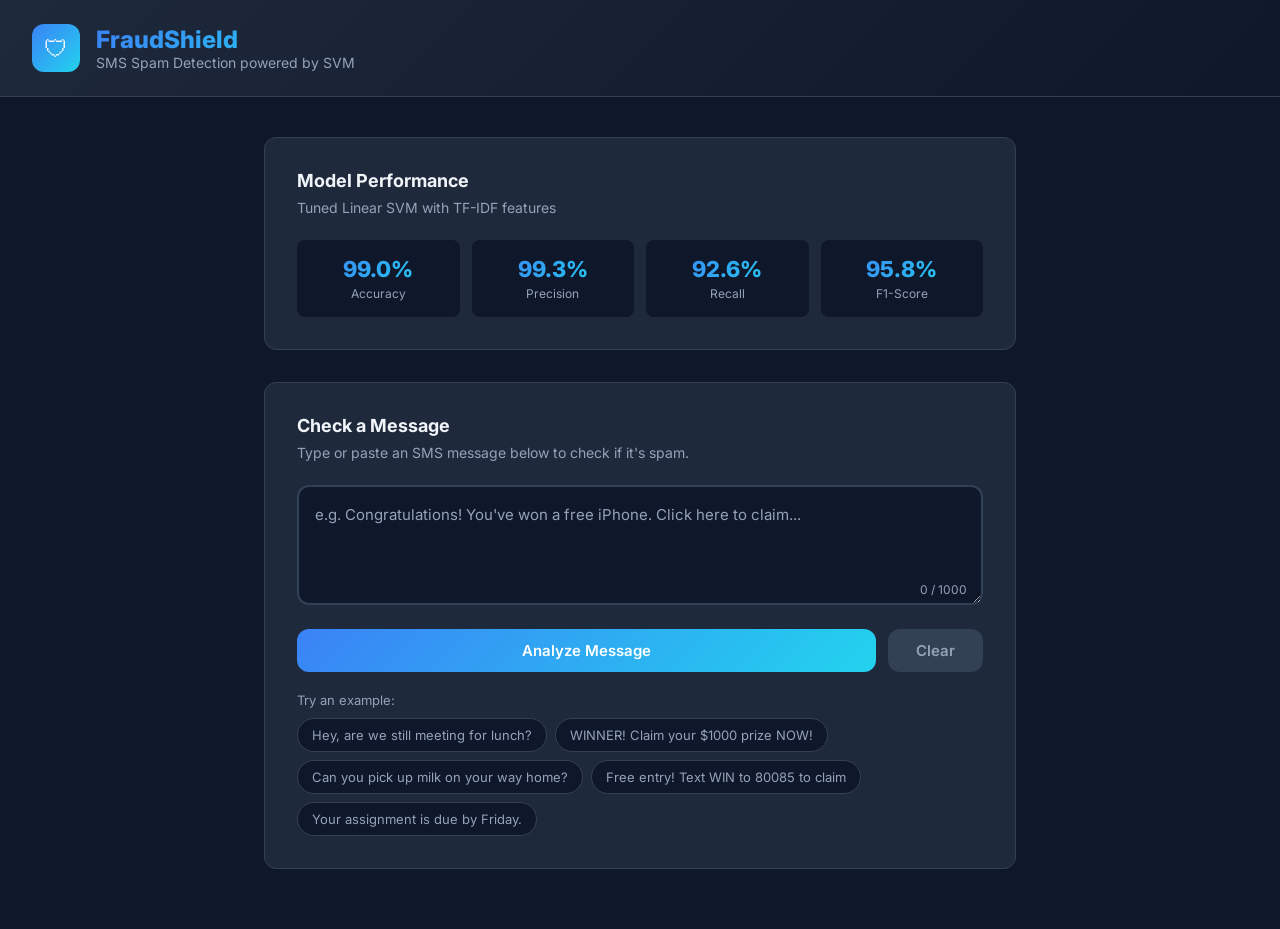
<file: templates/index.html>
<!DOCTYPE html>
<html lang="en">
<head>
    <meta charset="UTF-8">
    <meta name="viewport" content="width=device-width, initial-scale=1.0">
    <title>FraudShield - SMS Spam Detector</title>
    <link rel="preconnect" href="https://fonts.googleapis.com">
    <link href="https://fonts.googleapis.com/css2?family=Inter:wght@400;500;600;700;800&display=swap" rel="stylesheet">
    <style>
        /* ── Reset & Base ─────────────────────────────────────────── */
        *, *::before, *::after { box-sizing: border-box; margin: 0; padding: 0; }

        :root {
            --bg:        #0f172a;
            --surface:   #1e293b;
            --surface-2: #334155;
            --border:    #475569;
            --text:      #f1f5f9;
            --text-dim:  #94a3b8;
            --accent:    #3b82f6;
            --accent-g:  #22d3ee;
            --ham:       #10b981;
            --ham-bg:    #064e3b;
            --spam:      #ef4444;
            --spam-bg:   #7f1d1d;
            --radius:    12px;
        }

        body {
            font-family: 'Inter', system-ui, -apple-system, sans-serif;
            background: var(--bg);
            color: var(--text);
            min-height: 100vh;
            display: flex;
            flex-direction: column;
            align-items: center;
        }

        /* ── Header ───────────────────────────────────────────────── */
        .header {
            width: 100%;
            padding: 24px 32px;
            background: linear-gradient(135deg, #1e293b 0%, #0f172a 100%);
            border-bottom: 1px solid var(--surface-2);
            display: flex;
            align-items: center;
            gap: 16px;
        }
        .header .shield-icon {
            width: 48px; height: 48px;
            background: linear-gradient(135deg, var(--accent), var(--accent-g));
            border-radius: 12px;
            display: flex; align-items: center; justify-content: center;
            font-size: 24px;
        }
        .header h1 {
            font-size: 24px; font-weight: 800;
            background: linear-gradient(135deg, var(--accent), var(--accent-g));
            -webkit-background-clip: text; -webkit-text-fill-color: transparent;
            background-clip: text;
        }
        .header p { color: var(--text-dim); font-size: 14px; }

        /* ── Main Container ───────────────────────────────────────── */
        .container {
            width: 100%;
            max-width: 800px;
            padding: 40px 24px 60px;
            display: flex;
            flex-direction: column;
            gap: 32px;
        }

        /* ── Card ─────────────────────────────────────────────────── */
        .card {
            background: var(--surface);
            border: 1px solid var(--surface-2);
            border-radius: var(--radius);
            padding: 32px;
        }
        .card h2 {
            font-size: 18px; font-weight: 700;
            margin-bottom: 8px;
        }
        .card .subtitle {
            font-size: 14px; color: var(--text-dim);
            margin-bottom: 24px;
        }

        /* ── Textarea ─────────────────────────────────────────────── */
        .input-group { position: relative; }
        textarea {
            width: 100%;
            min-height: 120px;
            padding: 16px;
            background: var(--bg);
            border: 2px solid var(--surface-2);
            border-radius: var(--radius);
            color: var(--text);
            font-family: inherit;
            font-size: 15px;
            line-height: 1.6;
            resize: vertical;
            transition: border-color 0.2s;
        }
        textarea:focus {
            outline: none;
            border-color: var(--accent);
        }
        textarea::placeholder { color: var(--text-dim); }

        .char-count {
            position: absolute;
            bottom: 12px; right: 16px;
            font-size: 12px; color: var(--text-dim);
        }

        /* ── Button ───────────────────────────────────────────────── */
        .btn-row {
            display: flex; gap: 12px;
            margin-top: 20px;
        }
        .btn {
            padding: 12px 28px;
            border: none;
            border-radius: var(--radius);
            font-family: inherit;
            font-size: 15px;
            font-weight: 600;
            cursor: pointer;
            transition: all 0.2s;
        }
        .btn-primary {
            background: linear-gradient(135deg, var(--accent), var(--accent-g));
            color: #fff;
            flex: 1;
        }
        .btn-primary:hover { opacity: 0.9; transform: translateY(-1px); }
        .btn-primary:active { transform: translateY(0); }
        .btn-primary:disabled {
            opacity: 0.5; cursor: not-allowed; transform: none;
        }
        .btn-secondary {
            background: var(--surface-2);
            color: var(--text-dim);
        }
        .btn-secondary:hover { background: var(--border); color: var(--text); }

        /* ── Spinner ──────────────────────────────────────────────── */
        .spinner {
            display: inline-block;
            width: 18px; height: 18px;
            border: 3px solid rgba(255,255,255,0.3);
            border-top-color: #fff;
            border-radius: 50%;
            animation: spin 0.6s linear infinite;
            vertical-align: middle;
            margin-right: 8px;
        }
        @keyframes spin { to { transform: rotate(360deg); } }

        /* ── Result Card ──────────────────────────────────────────── */
        .result-card {
            display: none;
            border-radius: var(--radius);
            padding: 28px 32px;
            animation: fadeSlideIn 0.4s ease-out;
        }
        .result-card.ham  { background: var(--ham-bg);  border: 2px solid var(--ham);  }
        .result-card.spam { background: var(--spam-bg); border: 2px solid var(--spam); }

        @keyframes fadeSlideIn {
            from { opacity: 0; transform: translateY(12px); }
            to   { opacity: 1; transform: translateY(0); }
        }

        .result-header {
            display: flex; align-items: center; gap: 14px;
            margin-bottom: 16px;
        }
        .result-badge {
            font-size: 32px; font-weight: 800;
            letter-spacing: 2px;
        }
        .result-badge.ham  { color: var(--ham);  }
        .result-badge.spam { color: var(--spam); }

        .result-icon {
            width: 52px; height: 52px;
            border-radius: 50%;
            display: flex; align-items: center; justify-content: center;
            font-size: 26px;
        }
        .result-icon.ham  { background: rgba(16,185,129,0.2); }
        .result-icon.spam { background: rgba(239,68,68,0.2); }

        .result-details {
            margin-top: 14px;
            padding-top: 14px;
            border-top: 1px solid rgba(255,255,255,0.1);
            font-size: 13px;
            color: var(--text-dim);
            line-height: 1.8;
        }
        .result-details strong { color: var(--text); font-weight: 600; }

        /* ── Example Chips ────────────────────────────────────────── */
        .examples-label { font-size: 13px; color: var(--text-dim); margin-bottom: 10px; }
        .chips {
            display: flex; flex-wrap: wrap; gap: 8px;
        }
        .chip {
            padding: 8px 14px;
            background: var(--bg);
            border: 1px solid var(--surface-2);
            border-radius: 999px;
            font-size: 13px;
            color: var(--text-dim);
            cursor: pointer;
            transition: all 0.2s;
            max-width: 100%;
            white-space: nowrap;
            overflow: hidden;
            text-overflow: ellipsis;
        }
        .chip:hover {
            border-color: var(--accent);
            color: var(--text);
            background: var(--surface-2);
        }

        /* ── History ──────────────────────────────────────────────── */
        .history-card { display: none; }
        .history-card h2 { margin-bottom: 16px; }
        .history-list { display: flex; flex-direction: column; gap: 8px; }

        .history-item {
            display: flex; align-items: center; gap: 12px;
            padding: 12px 16px;
            background: var(--bg);
            border-radius: 8px;
            font-size: 14px;
            cursor: pointer;
            transition: background 0.2s;
        }
        .history-item:hover { background: var(--surface-2); }
        .history-tag {
            padding: 3px 10px;
            border-radius: 999px;
            font-size: 11px;
            font-weight: 700;
            letter-spacing: 1px;
            flex-shrink: 0;
        }
        .history-tag.ham  { background: rgba(16,185,129,0.2); color: var(--ham); }
        .history-tag.spam { background: rgba(239,68,68,0.2);  color: var(--spam); }
        .history-msg {
            flex: 1;
            white-space: nowrap;
            overflow: hidden;
            text-overflow: ellipsis;
            color: var(--text-dim);
        }

        /* ── Model Info ───────────────────────────────────────────── */
        .info-grid {
            display: grid;
            grid-template-columns: repeat(auto-fit, minmax(160px, 1fr));
            gap: 12px;
        }
        .info-box {
            padding: 16px;
            background: var(--bg);
            border-radius: 8px;
            text-align: center;
        }
        .info-box .value {
            font-size: 22px; font-weight: 800;
            background: linear-gradient(135deg, var(--accent), var(--accent-g));
            -webkit-background-clip: text; -webkit-text-fill-color: transparent;
            background-clip: text;
        }
        .info-box .label {
            font-size: 12px; color: var(--text-dim);
            margin-top: 4px;
        }

        /* ── Responsive ───────────────────────────────────────────── */
        @media (max-width: 600px) {
            .header { padding: 16px; }
            .header h1 { font-size: 20px; }
            .card { padding: 20px; }
            .btn-row { flex-direction: column; }
            .info-grid { grid-template-columns: repeat(2, 1fr); }
        }
    </style>
</head>
<body>

    <!-- ── Header ──────────────────────────────────────────────── -->
    <div class="header">
        <div class="shield-icon">&#128737;</div>
        <div>
            <h1>FraudShield</h1>
            <p>SMS Spam Detection powered by SVM</p>
        </div>
    </div>

    <div class="container">

        <!-- ── Model Stats ─────────────────────────────────────── -->
        <div class="card">
            <h2>Model Performance</h2>
            <p class="subtitle">Tuned Linear SVM with TF-IDF features</p>
            <div class="info-grid">
                <div class="info-box">
                    <div class="value">99.0%</div>
                    <div class="label">Accuracy</div>
                </div>
                <div class="info-box">
                    <div class="value">99.3%</div>
                    <div class="label">Precision</div>
                </div>
                <div class="info-box">
                    <div class="value">92.6%</div>
                    <div class="label">Recall</div>
                </div>
                <div class="info-box">
                    <div class="value">95.8%</div>
                    <div class="label">F1-Score</div>
                </div>
            </div>
        </div>

        <!-- ── Input Card ──────────────────────────────────────── -->
        <div class="card">
            <h2>Check a Message</h2>
            <p class="subtitle">Type or paste an SMS message below to check if it's spam.</p>

            <div class="input-group">
                <textarea id="messageInput"
                          placeholder="e.g. Congratulations! You've won a free iPhone. Click here to claim..."
                          maxlength="1000"></textarea>
                <span class="char-count" id="charCount">0 / 1000</span>
            </div>

            <div class="btn-row">
                <button class="btn btn-primary" id="predictBtn" onclick="predict()">
                    Analyze Message
                </button>
                <button class="btn btn-secondary" onclick="clearAll()">Clear</button>
            </div>

            <!-- Example chips -->
            <div style="margin-top: 20px;">
                <p class="examples-label">Try an example:</p>
                <div class="chips">
                    <span class="chip" onclick="fillExample(this)">Hey, are we still meeting for lunch?</span>
                    <span class="chip" onclick="fillExample(this)">WINNER! Claim your $1000 prize NOW!</span>
                    <span class="chip" onclick="fillExample(this)">Can you pick up milk on your way home?</span>
                    <span class="chip" onclick="fillExample(this)">Free entry! Text WIN to 80085 to claim</span>
                    <span class="chip" onclick="fillExample(this)">Your assignment is due by Friday.</span>
                </div>
            </div>
        </div>

        <!-- ── Result Card ─────────────────────────────────────── -->
        <div class="result-card" id="resultCard">
            <div class="result-header">
                <div class="result-icon" id="resultIcon"></div>
                <div>
                    <div class="result-badge" id="resultBadge"></div>
                    <div style="font-size:14px; color:var(--text-dim);" id="resultSubtext"></div>
                </div>
            </div>
            <div class="result-details" id="resultDetails"></div>
        </div>

        <!-- ── History Card ────────────────────────────────────── -->
        <div class="card history-card" id="historyCard">
            <h2>Recent Checks</h2>
            <div class="history-list" id="historyList"></div>
        </div>

    </div>

    <!-- ── Scripts ─────────────────────────────────────────────── -->
    <script>
        const input    = document.getElementById('messageInput');
        const counter  = document.getElementById('charCount');
        const btn      = document.getElementById('predictBtn');
        const result   = document.getElementById('resultCard');
        const history  = [];

        // Character counter
        input.addEventListener('input', () => {
            counter.textContent = `${input.value.length} / 1000`;
        });

        // Enter = submit (Shift+Enter = newline)
        input.addEventListener('keydown', (e) => {
            if (e.key === 'Enter' && !e.shiftKey) {
                e.preventDefault();
                predict();
            }
        });

        // Fill example chip into textarea
        function fillExample(el) {
            input.value = el.textContent;
            counter.textContent = `${input.value.length} / 1000`;
            input.focus();
        }

        // Clear everything
        function clearAll() {
            input.value = '';
            counter.textContent = '0 / 1000';
            result.style.display = 'none';
            input.focus();
        }

        // Main prediction function
        async function predict() {
            const msg = input.value.trim();
            if (!msg) { input.focus(); return; }

            // Disable button & show spinner
            btn.disabled = true;
            btn.innerHTML = '<span class="spinner"></span> Analyzing...';

            try {
                const res  = await fetch('/predict', {
                    method: 'POST',
                    headers: { 'Content-Type': 'application/json' },
                    body: JSON.stringify({ message: msg }),
                });
                const data = await res.json();

                if (data.error) {
                    alert(data.error);
                    return;
                }

                showResult(data);
                addHistory(data);

            } catch (err) {
                alert('Error connecting to the server.');
                console.error(err);
            } finally {
                btn.disabled = false;
                btn.innerHTML = 'Analyze Message';
            }
        }

        // Render the result card
        function showResult(data) {
            const isSpam = data.label === 'SPAM';

            result.className = `result-card ${isSpam ? 'spam' : 'ham'}`;
            result.style.display = 'block';

            document.getElementById('resultIcon').className  = `result-icon ${isSpam ? 'spam' : 'ham'}`;
            document.getElementById('resultIcon').innerHTML   = isSpam ? '&#9888;' : '&#10003;';
            document.getElementById('resultBadge').className  = `result-badge ${isSpam ? 'spam' : 'ham'}`;
            document.getElementById('resultBadge').textContent = data.label;
            document.getElementById('resultSubtext').textContent =
                isSpam ? 'This message looks like spam.' : 'This message looks safe.';

            document.getElementById('resultDetails').innerHTML =
                `<strong>Original:</strong> ${escapeHtml(data.original)}<br>` +
                `<strong>Cleaned:</strong> ${escapeHtml(data.cleaned)}`;

            // Scroll to result
            result.scrollIntoView({ behavior: 'smooth', block: 'nearest' });
        }

        // Add to history sidebar
        function addHistory(data) {
            history.unshift(data);
            if (history.length > 10) history.pop();

            const card = document.getElementById('historyCard');
            const list = document.getElementById('historyList');
            card.style.display = 'block';

            list.innerHTML = history.map(h => `
                <div class="history-item" onclick="document.getElementById('messageInput').value='${escapeAttr(h.original)}'; predict();">
                    <span class="history-tag ${h.label.toLowerCase()}">${h.label}</span>
                    <span class="history-msg">${escapeHtml(h.original)}</span>
                </div>
            `).join('');
        }

        // Utility: escape HTML
        function escapeHtml(str) {
            const el = document.createElement('span');
            el.textContent = str;
            return el.innerHTML;
        }

        // Utility: escape for attribute
        function escapeAttr(str) {
            return str.replace(/\\/g, '\\\\').replace(/'/g, "\\'").replace(/"/g, '&quot;');
        }
    </script>
</body>
</html>
</file>
